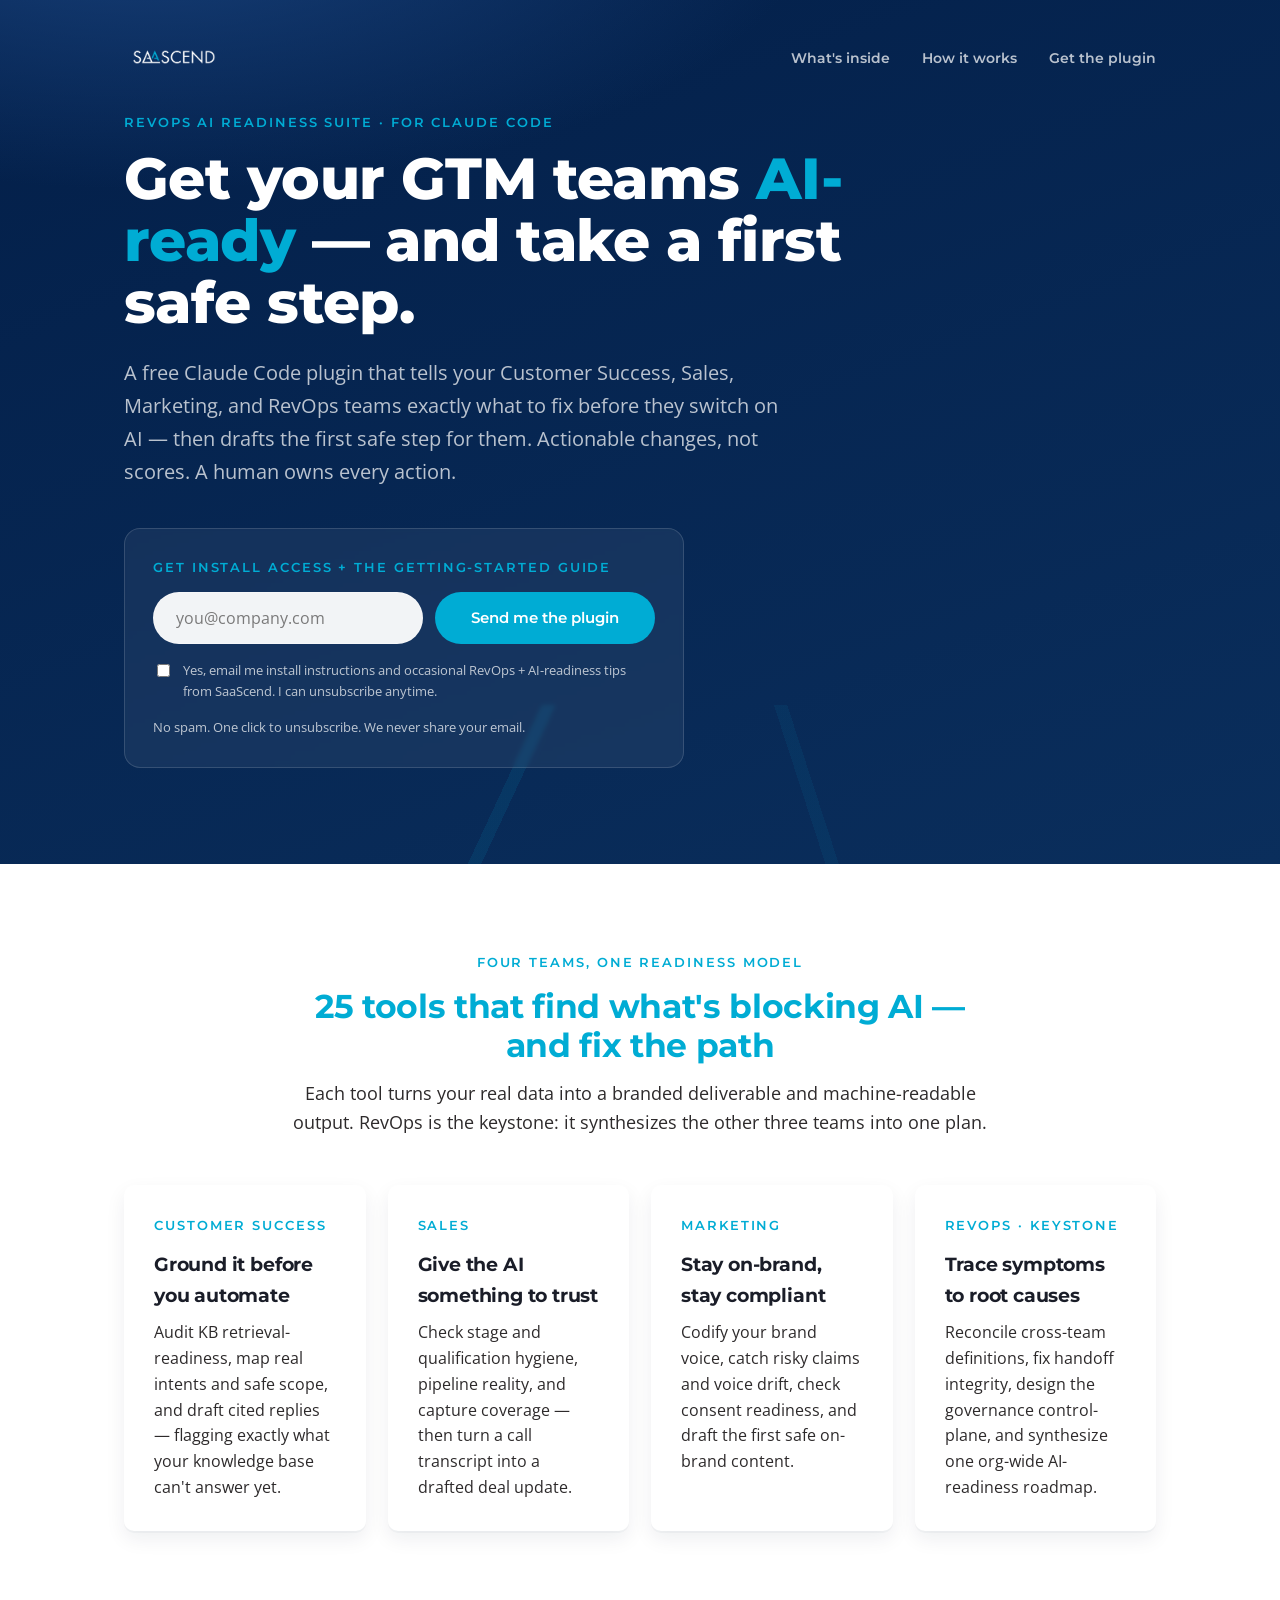
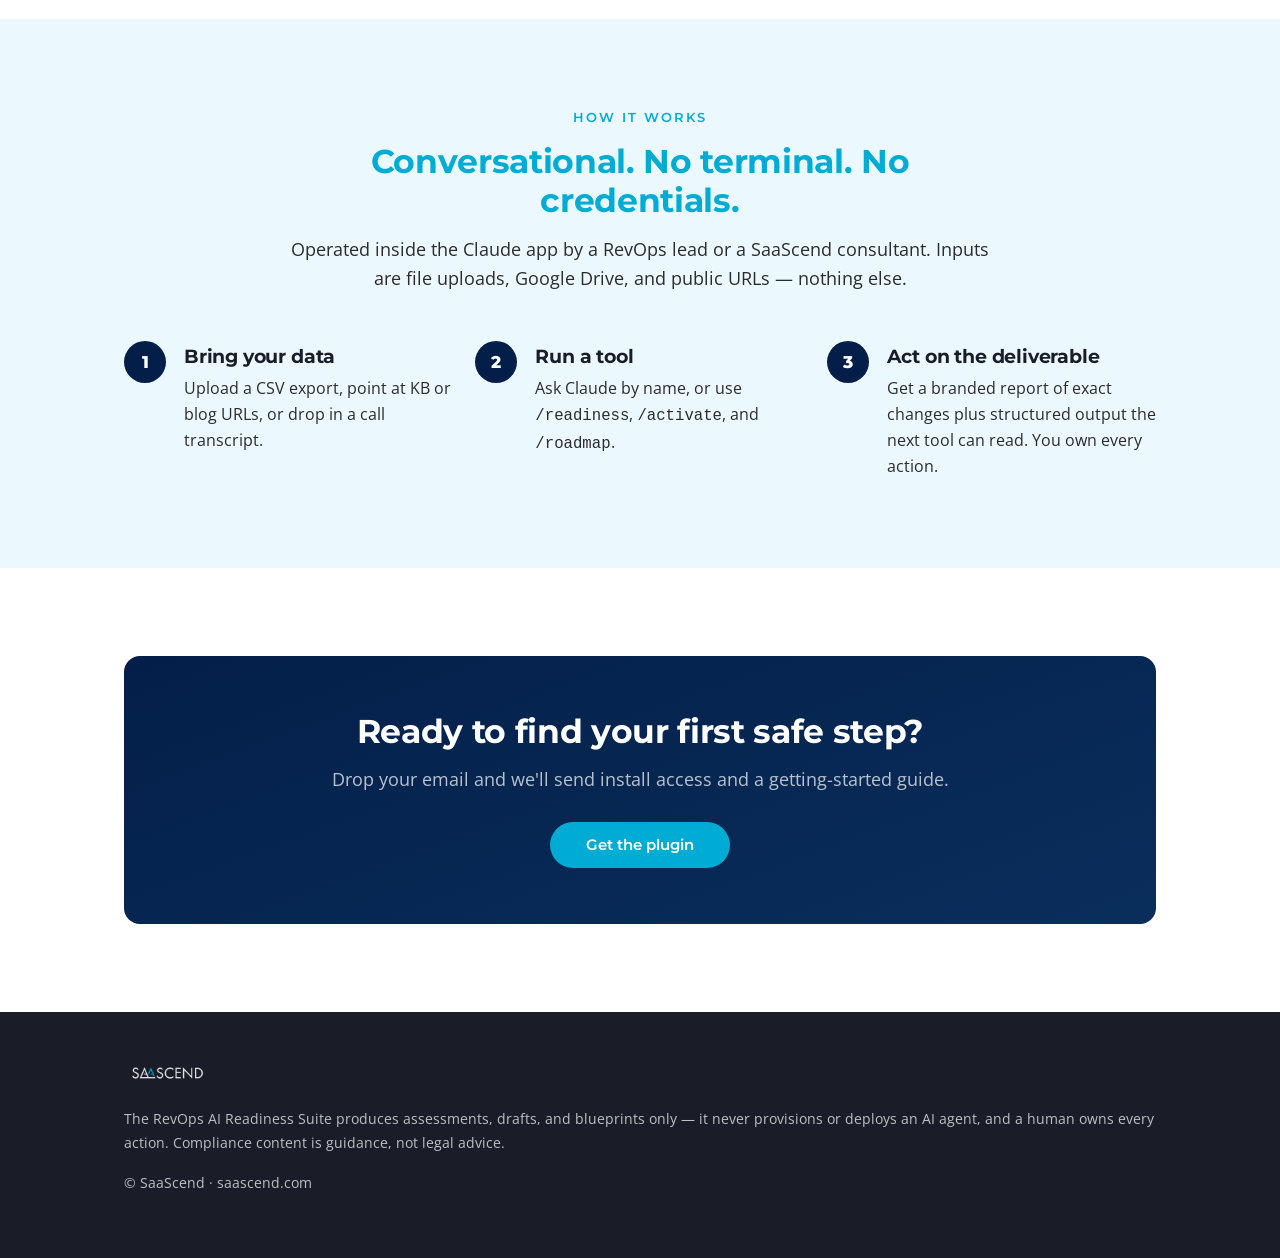
<file: site/index.html>
<!doctype html>
<html lang="en">
<head>
  <meta charset="utf-8" />
  <meta name="viewport" content="width=device-width, initial-scale=1" />
  <title>RevOps AI Readiness Suite — SaaScend</title>
  <meta name="description" content="Get your go-to-market teams AI-ready and take a first safe step into AI. A free Claude Code plugin from SaaScend across Customer Success, Sales, Marketing, and RevOps." />
  <link rel="preconnect" href="https://fonts.googleapis.com" />
  <link rel="preconnect" href="https://fonts.gstatic.com" crossorigin />
  <link href="https://fonts.googleapis.com/css2?family=Montserrat:wght@500;600;700;800&family=Open+Sans:ital,wght@0,400;0,600;1,400&display=swap" rel="stylesheet" />
  <link rel="stylesheet" href="styles.css" />
</head>
<body>

  <!-- ============================ HERO + OPT-IN ============================ -->
  <header class="hero">
    <div class="wrap">
      <nav class="nav">
        <img class="nav__logo" src="assets/SaaScend_FullLogo_white_text.png" alt="SaaScend" />
        <div class="nav__links">
          <a href="#inside">What's inside</a>
          <a href="#how">How it works</a>
          <a href="#get">Get the plugin</a>
        </div>
      </nav>

      <div class="hero__inner">
        <div class="eyebrow">RevOps AI Readiness Suite · for Claude Code</div>
        <h1>Get your GTM teams <span class="accent">AI-ready</span> — and take a first safe step.</h1>
        <p class="hero__sub">
          A free Claude Code plugin that tells your Customer Success, Sales, Marketing, and
          RevOps teams exactly what to fix before they switch on AI — then drafts the first safe
          step for them. Actionable changes, not scores. A human owns every action.
        </p>

        <!-- Email opt-in. Replace the form action with your provider's endpoint (see site/README.md).
             The hidden _next field sends successful submissions to the thank-you page.
             Until a real endpoint is set, a small script below redirects to the thank-you page so
             the flow works out of the box. -->
        <div class="optin" id="get">
          <form class="optin__card" id="optin-form"
                action="https://formspree.io/f/REPLACE_WITH_YOUR_FORM_ID"
                method="POST">
            <input type="hidden" name="_next" value="thank-you.html" />
            <input type="hidden" name="_subject" value="New RevOps AI Readiness Suite opt-in" />
            <label class="eyebrow" for="email" style="display:block">Get install access + the getting-started guide</label>
            <div class="optin__row">
              <input type="email" id="email" name="email" required
                     placeholder="you@company.com" autocomplete="email" />
              <button class="btn btn--cyan" type="submit">Send me the plugin</button>
            </div>
            <label class="optin__consent">
              <input type="checkbox" name="consent" required />
              <span>Yes, email me install instructions and occasional RevOps + AI-readiness tips from SaaScend. I can unsubscribe anytime.</span>
            </label>
            <p class="optin__note">No spam. One click to unsubscribe. We never share your email.</p>
          </form>
        </div>
      </div>
    </div>
  </header>

  <!-- ============================ WHAT'S INSIDE ============================ -->
  <section class="section" id="inside">
    <div class="wrap">
      <div class="section__head">
        <div class="eyebrow" style="justify-content:center">Four teams, one readiness model</div>
        <h2>25 tools that find what's blocking AI — and fix the path</h2>
        <p>Each tool turns your real data into a branded deliverable and machine-readable output.
           RevOps is the keystone: it synthesizes the other three teams into one plan.</p>
      </div>
      <div class="grid grid--4">
        <div class="card">
          <div class="eyebrow">Customer Success</div>
          <h3>Ground it before you automate</h3>
          <p>Audit KB retrieval-readiness, map real intents and safe scope, and draft cited replies — flagging exactly what your knowledge base can't answer yet.</p>
        </div>
        <div class="card">
          <div class="eyebrow">Sales</div>
          <h3>Give the AI something to trust</h3>
          <p>Check stage and qualification hygiene, pipeline reality, and capture coverage — then turn a call transcript into a drafted deal update.</p>
        </div>
        <div class="card">
          <div class="eyebrow">Marketing</div>
          <h3>Stay on-brand, stay compliant</h3>
          <p>Codify your brand voice, catch risky claims and voice drift, check consent readiness, and draft the first safe on-brand content.</p>
        </div>
        <div class="card">
          <div class="eyebrow">RevOps · keystone</div>
          <h3>Trace symptoms to root causes</h3>
          <p>Reconcile cross-team definitions, fix handoff integrity, design the governance control-plane, and synthesize one org-wide AI-readiness roadmap.</p>
        </div>
      </div>
    </div>
  </section>

  <!-- ============================ HOW IT WORKS ============================ -->
  <section class="section section--ice" id="how">
    <div class="wrap">
      <div class="section__head">
        <div class="eyebrow" style="justify-content:center">How it works</div>
        <h2>Conversational. No terminal. No credentials.</h2>
        <p>Operated inside the Claude app by a RevOps lead or a SaaScend consultant. Inputs are
           file uploads, Google Drive, and public URLs — nothing else.</p>
      </div>
      <div class="grid grid--3">
        <div class="step">
          <div class="step__num">1</div>
          <div>
            <h3>Bring your data</h3>
            <p>Upload a CSV export, point at KB or blog URLs, or drop in a call transcript.</p>
          </div>
        </div>
        <div class="step">
          <div class="step__num">2</div>
          <div>
            <h3>Run a tool</h3>
            <p>Ask Claude by name, or use <code>/readiness</code>, <code>/activate</code>, and <code>/roadmap</code>.</p>
          </div>
        </div>
        <div class="step">
          <div class="step__num">3</div>
          <div>
            <h3>Act on the deliverable</h3>
            <p>Get a branded report of exact changes plus structured output the next tool can read. You own every action.</p>
          </div>
        </div>
      </div>
    </div>
  </section>

  <!-- ============================ CTA ============================ -->
  <section class="section">
    <div class="wrap">
      <div class="cta">
        <h2>Ready to find your first safe step?</h2>
        <p>Drop your email and we'll send install access and a getting-started guide.</p>
        <a class="btn btn--cyan" href="#get">Get the plugin</a>
      </div>
    </div>
  </section>

  <!-- ============================ FOOTER ============================ -->
  <footer class="footer">
    <div class="wrap">
      <img class="footer__logo" src="assets/SaaScend_FullLogo_white_text.png" alt="SaaScend" />
      <p>The RevOps AI Readiness Suite produces assessments, drafts, and blueprints only — it never
         provisions or deploys an AI agent, and a human owns every action. Compliance content is
         guidance, not legal advice.</p>
      <p>© SaaScend · <a href="https://www.saascend.com">saascend.com</a></p>
    </div>
  </footer>

  <script>
    // Demo fallback: until a real form endpoint is configured, just route to the
    // thank-you page on submit so the opt-in flow works end to end.
    (function () {
      var form = document.getElementById('optin-form');
      if (!form) return;
      form.addEventListener('submit', function (e) {
        if (form.getAttribute('action').indexOf('REPLACE_WITH_YOUR_FORM_ID') !== -1) {
          e.preventDefault();
          window.location.href = 'thank-you.html';
        }
      });
    })();
  </script>
</body>
</html>
</file>
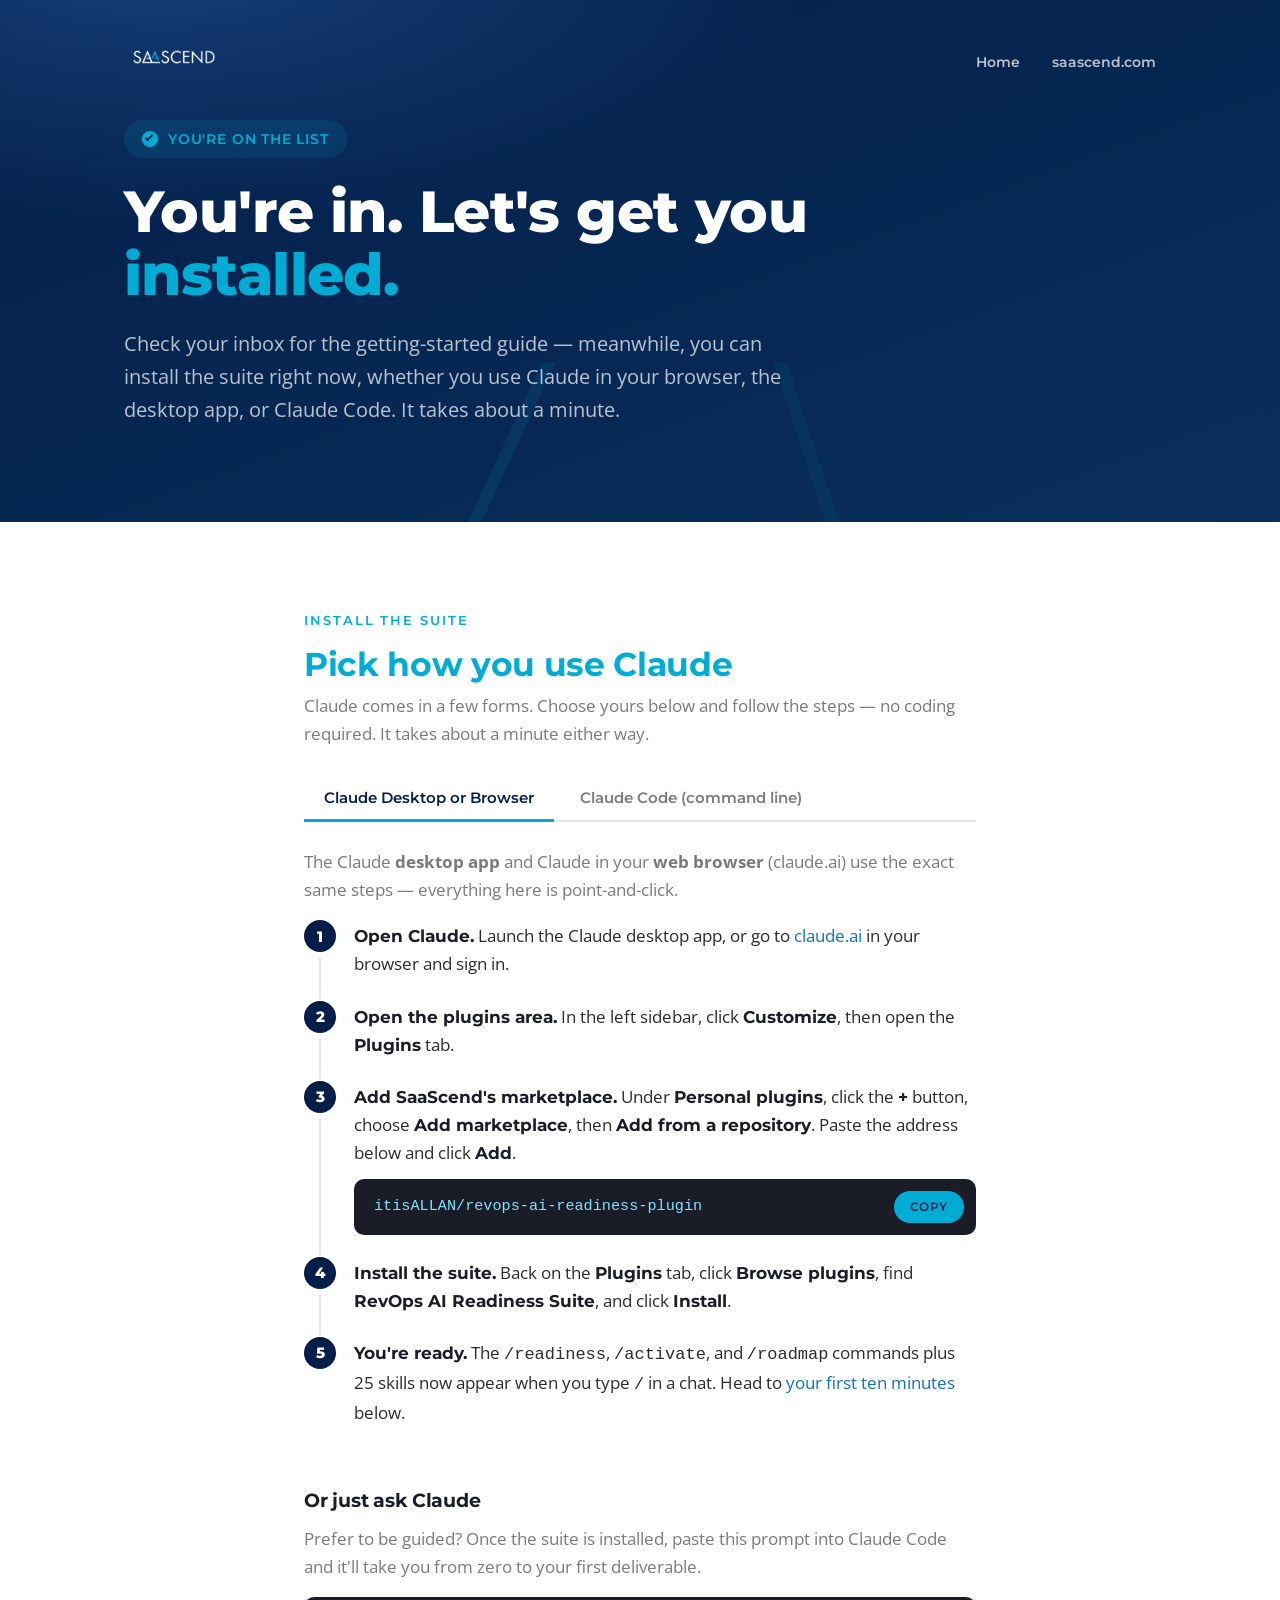
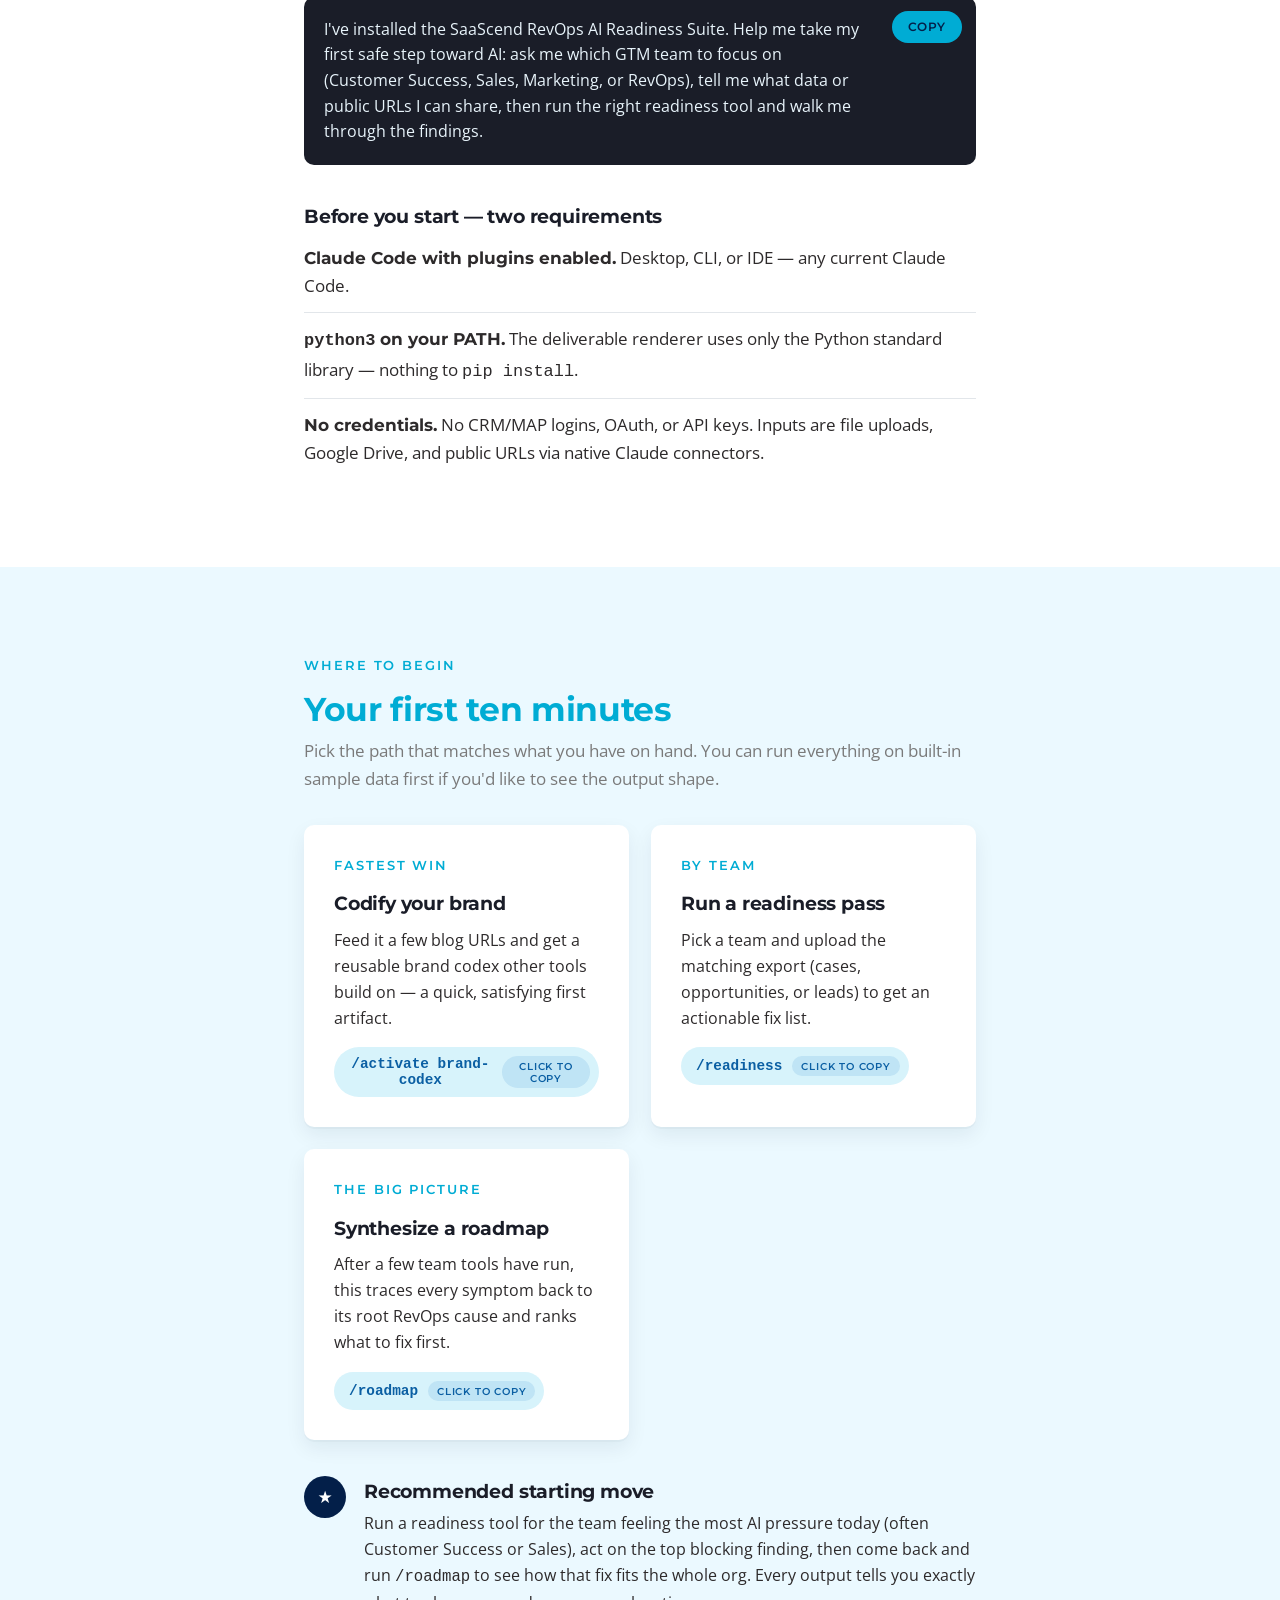
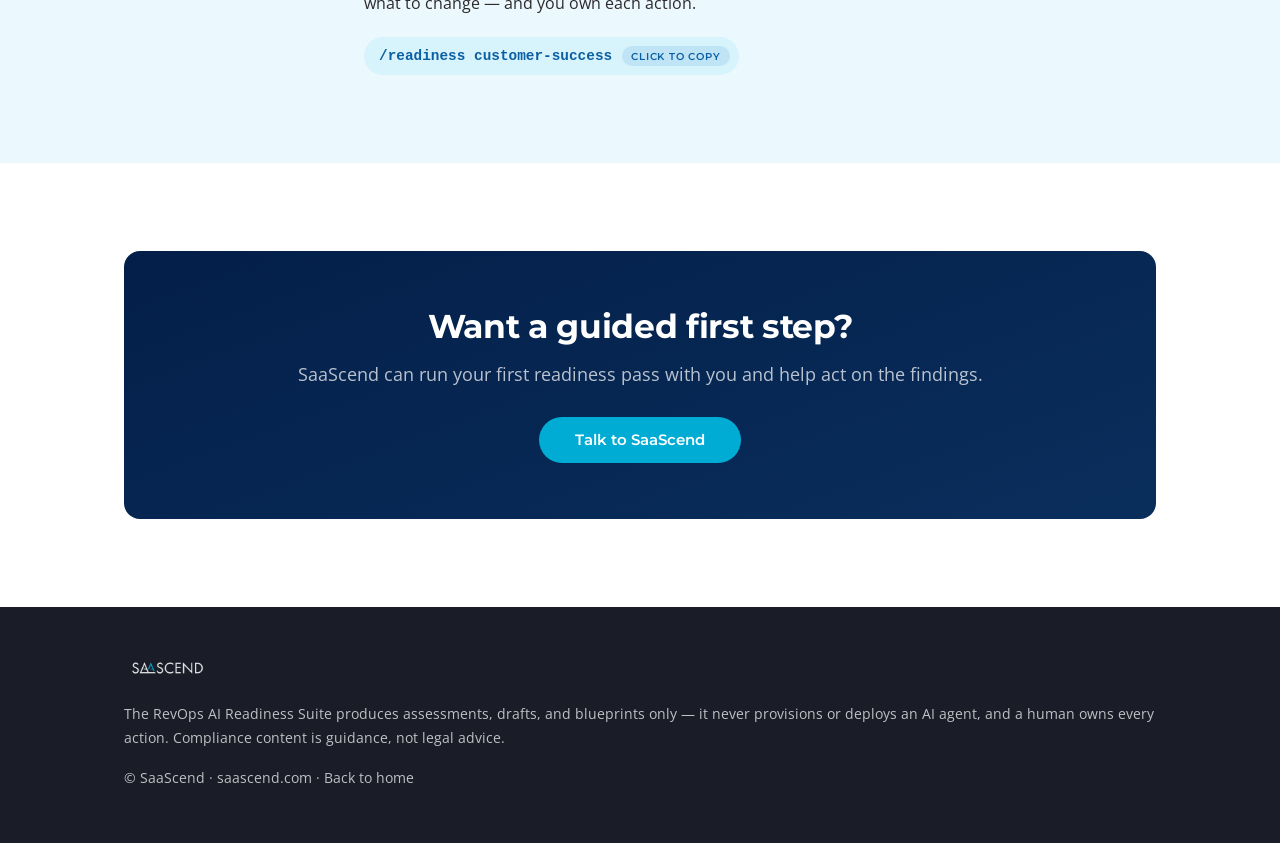
<file: site/thank-you.html>
<!doctype html>
<html lang="en">
<head>
  <meta charset="utf-8" />
  <meta name="viewport" content="width=device-width, initial-scale=1" />
  <title>You're in — install the RevOps AI Readiness Suite · SaaScend</title>
  <meta name="description" content="Thanks for opting in. Install the RevOps AI Readiness Suite in Claude Code and run your first tool." />
  <meta name="robots" content="noindex" />
  <link rel="preconnect" href="https://fonts.googleapis.com" />
  <link rel="preconnect" href="https://fonts.gstatic.com" crossorigin />
  <link href="https://fonts.googleapis.com/css2?family=Montserrat:wght@500;600;700;800&family=Open+Sans:ital,wght@0,400;0,600;1,400&display=swap" rel="stylesheet" />
  <link rel="stylesheet" href="styles.css" />
</head>
<body>

  <!-- ============================ HERO ============================ -->
  <header class="hero">
    <div class="wrap">
      <nav class="nav">
        <a href="index.html"><img class="nav__logo" src="assets/SaaScend_FullLogo_white_text.png" alt="SaaScend" /></a>
        <div class="nav__links">
          <a href="index.html">Home</a>
          <a href="https://www.saascend.com">saascend.com</a>
        </div>
      </nav>
      <div class="hero__inner">
        <div class="confirm-badge"><span class="check"></span> You're on the list</div>
        <h1>You're in. Let's get you <span class="accent">installed.</span></h1>
        <p class="hero__sub">
          Check your inbox for the getting-started guide — meanwhile, you can install the suite
          right now, whether you use Claude in your browser, the desktop app, or Claude Code.
          It takes about a minute.
        </p>
      </div>
    </div>
  </header>

  <!-- ============================ INSTALL STEPS ============================ -->
  <section class="section">
    <div class="wrap narrow">
      <div class="eyebrow">Install the suite</div>
      <h2>Pick how you use Claude</h2>
      <p class="muted" style="margin-top:8px">Claude comes in a few forms. Choose yours below and follow the steps — no coding required. It takes about a minute either way.</p>

      <div class="tabs" role="tablist" aria-label="Choose your version of Claude">
        <button class="tab-btn is-active" type="button" role="tab" data-tab="point">Claude Desktop or Browser</button>
        <button class="tab-btn" type="button" role="tab" data-tab="cli">Claude Code (command line)</button>
      </div>

      <!-- Point-and-click: Claude Desktop app + claude.ai in the browser -->
      <div class="tab-panel is-active" data-panel="point" role="tabpanel">
        <p class="muted" style="margin-top:0">The Claude <b>desktop app</b> and Claude in your <b>web browser</b> (claude.ai) use the exact same steps — everything here is point-and-click.</p>
        <ol class="steps-list">
          <li><b>Open Claude.</b> Launch the Claude desktop app, or go to <a href="https://claude.ai" target="_blank" rel="noopener">claude.ai</a> in your browser and sign in.</li>
          <li><b>Open the plugins area.</b> In the left sidebar, click <b>Customize</b>, then open the <b>Plugins</b> tab.</li>
          <li><b>Add SaaScend's marketplace.</b> Under <b>Personal plugins</b>, click the <b>+</b> button, choose <b>Add marketplace</b>, then <b>Add from a repository</b>. Paste the address below and click <b>Add</b>.
            <div class="copy">
              <span class="copy__cmd"><span class="cmd">itisALLAN/revops-ai-readiness-plugin</span></span>
              <button class="copy__btn" type="button" data-copy="itisALLAN/revops-ai-readiness-plugin">Copy</button>
            </div>
          </li>
          <li><b>Install the suite.</b> Back on the <b>Plugins</b> tab, click <b>Browse plugins</b>, find <b>RevOps AI Readiness Suite</b>, and click <b>Install</b>.</li>
          <li><b>You're ready.</b> The <code>/readiness</code>, <code>/activate</code>, and <code>/roadmap</code> commands plus 25 skills now appear when you type <code>/</code> in a chat. Head to <a href="#begin">your first ten minutes</a> below.</li>
        </ol>
      </div>

      <!-- Command line: Claude Code in terminal / IDE / app -->
      <div class="tab-panel" data-panel="cli" role="tabpanel">
        <p class="muted" style="margin-top:0">Using <b>Claude Code</b> in your terminal, IDE, or the Claude Code app? Copy each command and paste it into the prompt, one at a time.</p>
        <ol class="steps-list">
          <li><b>Add the SaaScend marketplace.</b> Claude Code will ask you to confirm you trust the source — choose <b>yes</b>.
            <div class="copy">
              <span class="copy__cmd"><span class="cmd">/plugin marketplace add itisALLAN/revops-ai-readiness-plugin</span></span>
              <button class="copy__btn" type="button" data-copy="/plugin marketplace add itisALLAN/revops-ai-readiness-plugin">Copy</button>
            </div>
          </li>
          <li><b>Install the suite.</b>
            <div class="copy">
              <span class="copy__cmd"><span class="cmd">/plugin install revops-ai-readiness-suite@saascend</span></span>
              <button class="copy__btn" type="button" data-copy="/plugin install revops-ai-readiness-suite@saascend">Copy</button>
            </div>
          </li>
          <li><b>Switch it on.</b> Run <code>/reload-plugins</code> (or just restart Claude Code) to activate the suite.
            <div class="copy">
              <span class="copy__cmd"><span class="cmd">/reload-plugins</span></span>
              <button class="copy__btn" type="button" data-copy="/reload-plugins">Copy</button>
            </div>
          </li>
          <li><b>You're ready.</b> Type <code>/readiness</code> to begin — or jump to <a href="#begin">your first ten minutes</a> below.</li>
        </ol>
        <p class="muted" style="margin-top:6px">Prefer a menu? Run <code>/plugin</code>, open the <b>Discover</b> tab, select <b>RevOps AI Readiness Suite</b>, and install it there.</p>
        <p class="muted" style="margin-top:10px"><b>Don't see the <code>/plugin</code> command?</b> Update Claude Code with <code>npm install -g @anthropic-ai/claude-code@latest</code> (or <code>brew upgrade claude-code</code>), restart it, and try again.</p>
      </div>

      <h3 style="margin-top:36px">Or just ask Claude</h3>
      <p class="muted" style="margin-top:8px">Prefer to be guided? Once the suite is installed, paste this prompt into Claude Code and it'll take you from zero to your first deliverable.</p>
      <div class="copy-block">
        <span>I've installed the SaaScend RevOps AI Readiness Suite. Help me take my first safe step toward AI: ask me which GTM team to focus on (Customer Success, Sales, Marketing, or RevOps), tell me what data or public URLs I can share, then run the right readiness tool and walk me through the findings.</span>
        <button class="copy__btn" type="button" data-copy="I've installed the SaaScend RevOps AI Readiness Suite. Help me take my first safe step toward AI: ask me which GTM team to focus on (Customer Success, Sales, Marketing, or RevOps), tell me what data or public URLs I can share, then run the right readiness tool and walk me through the findings.">Copy</button>
      </div>

      <h3 style="margin-top:36px">Before you start — two requirements</h3>
      <ul class="pill-list">
        <li><b>Claude Code with plugins enabled.</b> Desktop, CLI, or IDE — any current Claude Code.</li>
        <li><b><code>python3</code> on your PATH.</b> The deliverable renderer uses only the Python standard library — nothing to <code>pip install</code>.</li>
        <li><b>No credentials.</b> No CRM/MAP logins, OAuth, or API keys. Inputs are file uploads, Google Drive, and public URLs via native Claude connectors.</li>
      </ul>
    </div>
  </section>

  <!-- ============================ WHERE TO BEGIN ============================ -->
  <section class="section section--ice" id="begin">
    <div class="wrap narrow">
      <div class="eyebrow">Where to begin</div>
      <h2>Your first ten minutes</h2>
      <p class="muted" style="margin-top:8px">Pick the path that matches what you have on hand. You can run everything on built-in sample data first if you'd like to see the output shape.</p>

      <div class="grid grid--3" style="margin-top:32px">
        <div class="card">
          <div class="eyebrow">Fastest win</div>
          <h3>Codify your brand</h3>
          <p>Feed it a few blog URLs and get a reusable brand codex other tools build on — a quick, satisfying first artifact.</p>
          <button class="cmd-chip" type="button" data-copy="/activate brand-codex">/activate brand-codex<span class="cmd-chip__hint">click to copy</span></button>
        </div>
        <div class="card">
          <div class="eyebrow">By team</div>
          <h3>Run a readiness pass</h3>
          <p>Pick a team and upload the matching export (cases, opportunities, or leads) to get an actionable fix list.</p>
          <button class="cmd-chip" type="button" data-copy="/readiness">/readiness<span class="cmd-chip__hint">click to copy</span></button>
        </div>
        <div class="card">
          <div class="eyebrow">The big picture</div>
          <h3>Synthesize a roadmap</h3>
          <p>After a few team tools have run, this traces every symptom back to its root RevOps cause and ranks what to fix first.</p>
          <button class="cmd-chip" type="button" data-copy="/roadmap">/roadmap<span class="cmd-chip__hint">click to copy</span></button>
        </div>
      </div>

      <div class="step" style="margin-top:36px">
        <div class="step__num">★</div>
        <div>
          <h3>Recommended starting move</h3>
          <p style="margin:0 0 4px">Run a readiness tool for the team feeling the most AI pressure today (often Customer Success or Sales), act on the top blocking finding, then come back and run <code>/roadmap</code> to see how that fix fits the whole org. Every output tells you exactly what to change — and you own each action.</p>
          <button class="cmd-chip" type="button" data-copy="/readiness customer-success">/readiness customer-success<span class="cmd-chip__hint">click to copy</span></button>
        </div>
      </div>
    </div>
  </section>

  <!-- ============================ CTA ============================ -->
  <section class="section">
    <div class="wrap">
      <div class="cta">
        <h2>Want a guided first step?</h2>
        <p>SaaScend can run your first readiness pass with you and help act on the findings.</p>
        <a class="btn btn--cyan" href="https://www.saascend.com">Talk to SaaScend</a>
      </div>
    </div>
  </section>

  <!-- ============================ FOOTER ============================ -->
  <footer class="footer">
    <div class="wrap">
      <img class="footer__logo" src="assets/SaaScend_FullLogo_white_text.png" alt="SaaScend" />
      <p>The RevOps AI Readiness Suite produces assessments, drafts, and blueprints only — it never
         provisions or deploys an AI agent, and a human owns every action. Compliance content is
         guidance, not legal advice.</p>
      <p>© SaaScend · <a href="https://www.saascend.com">saascend.com</a> · <a href="index.html">Back to home</a></p>
    </div>
  </footer>

  <script>
    // Install chooser tabs — toggle the active tab button and its matching panel.
    document.addEventListener('click', function (e) {
      var tab = e.target.closest('[data-tab]');
      if (!tab) return;
      var key = tab.getAttribute('data-tab');
      document.querySelectorAll('.tab-btn').forEach(function (b) {
        b.classList.toggle('is-active', b.getAttribute('data-tab') === key);
      });
      document.querySelectorAll('.tab-panel').forEach(function (p) {
        p.classList.toggle('is-active', p.getAttribute('data-panel') === key);
      });
    });
  </script>

  <script>
    // Click-to-copy for any element carrying data-copy (install lines, the
    // starter prompt, and the /command chips). Writes to the clipboard and
    // shows brief "copied" feedback on the button/chip.
    document.addEventListener('click', function (e) {
      var trigger = e.target.closest('[data-copy]');
      if (!trigger) return;
      var text = trigger.getAttribute('data-copy');

      function feedback() {
        var hint = trigger.querySelector('.cmd-chip__hint');
        trigger.classList.add('copied');
        var original = hint ? hint.textContent : trigger.textContent;
        if (hint) { hint.textContent = 'copied!'; }
        else { trigger.textContent = 'Copied!'; }
        setTimeout(function () {
          trigger.classList.remove('copied');
          if (hint) { hint.textContent = original; }
          else { trigger.textContent = original; }
        }, 1600);
      }

      if (navigator.clipboard && navigator.clipboard.writeText) {
        navigator.clipboard.writeText(text).then(feedback, fallback);
      } else {
        fallback();
      }

      function fallback() {
        var ta = document.createElement('textarea');
        ta.value = text;
        ta.style.position = 'fixed';
        ta.style.opacity = '0';
        document.body.appendChild(ta);
        ta.select();
        try { document.execCommand('copy'); } catch (_) {}
        document.body.removeChild(ta);
        feedback();
      }
    });
  </script>
</body>
</html>
</file>
<file: site/styles.css>
/* =====================================================================
 * SaaScend — RevOps AI Readiness Suite landing site
 * Brand tokens mirror shared/brand/colors_and_type.css (the source of truth).
 * Montserrat + Open Sans loaded from Google Fonts in each page <head>.
 * ===================================================================== */

:root {
  --brand-cyan: #00ACD4;
  --brand-cyan-600: #0095B8;
  --brand-cyan-100: #D7F3FB;
  --brand-navy: #031F49;
  --brand-navy-800: #0A2E5C;
  --brand-navy-600: #17407A;
  --brand-blue: #1071C3;
  --brand-blue-600: #0B5FA3;
  --ink-900: #1A1D28;
  --ink-800: #2D2A2B;
  --ink-500: #7A7A7A;
  --ink-200: #E2E6EA;
  --ink-100: #F5F8FA;
  --ink-0: #FFFFFF;
  --surface-ice: #EBF9FF;

  --fg: var(--ink-800);
  --fg-strong: var(--ink-900);
  --fg-muted: var(--ink-500);
  --fg-on-dark: var(--ink-0);
  --fg-on-dark-muted: rgba(255, 255, 255, 0.72);

  --font-display: 'Montserrat', ui-sans-serif, system-ui, -apple-system, 'Segoe UI', Roboto, sans-serif;
  --font-body: 'Open Sans', ui-sans-serif, system-ui, -apple-system, 'Segoe UI', Roboto, sans-serif;

  --radius-lg: 10px;
  --radius-xl: 16px;
  --radius-pill: 999px;
  --shadow-card: 0 2px 0 rgba(10, 30, 60, 0.03), 0 8px 20px rgba(10, 30, 60, 0.07);
  --shadow-lg: 0 18px 48px rgba(10, 30, 60, 0.12);
  --ease-out: cubic-bezier(0.2, 0.7, 0.2, 1);
}

*, *::before, *::after { box-sizing: border-box; }
html { scroll-behavior: smooth; }
body {
  margin: 0;
  font-family: var(--font-body);
  font-size: 17px;
  line-height: 1.65;
  color: var(--fg);
  background: var(--ink-0);
  -webkit-font-smoothing: antialiased;
}

.wrap { max-width: 1080px; margin: 0 auto; padding: 0 24px; }
.narrow { max-width: 720px; }

/* ---- Type --------------------------------------------------------------- */
h1, h2, h3 { font-family: var(--font-display); color: var(--fg-strong); margin: 0; letter-spacing: -0.01em; }
h1 { font-weight: 800; font-size: clamp(2.2rem, 4.6vw, 3.6rem); line-height: 1.08; }
h2 { font-weight: 700; font-size: clamp(1.6rem, 2.6vw, 2.4rem); line-height: 1.18; color: var(--brand-cyan); }
h3 { font-weight: 700; font-size: 1.2rem; }
p { margin: 0 0 1rem; }
a { color: var(--brand-blue); text-decoration: none; transition: color 140ms var(--ease-out); }
a:hover { color: var(--brand-cyan); }
.eyebrow {
  font-family: var(--font-display); font-weight: 600; font-size: 0.8rem;
  letter-spacing: 0.15em; text-transform: uppercase; color: var(--brand-cyan); margin-bottom: 14px;
}
.lead { font-size: 1.2rem; color: var(--fg); }
.muted { color: var(--fg-muted); }

/* ---- Buttons ------------------------------------------------------------ */
.btn {
  display: inline-block; font-family: var(--font-display); font-weight: 600; font-size: 0.95rem;
  padding: 14px 36px; border-radius: var(--radius-pill); border: 0; cursor: pointer;
  background: var(--brand-blue); color: #fff; transition: background 140ms var(--ease-out);
  text-align: center; line-height: 1.2;
}
.btn:hover { background: var(--brand-blue-600); color: #fff; }
.btn--cyan { background: var(--brand-cyan); }
.btn--cyan:hover { background: var(--brand-cyan-600); }
.btn--ghost { background: transparent; color: #fff; border: 1.5px solid rgba(255,255,255,0.5); padding: 12px 32px; }
.btn--ghost:hover { background: rgba(255,255,255,0.1); color: #fff; border-color: #fff; }

/* ---- Hero (navy) -------------------------------------------------------- */
.hero {
  background:
    radial-gradient(1100px 460px at 12% -10%, var(--brand-navy-600) 0%, transparent 60%),
    linear-gradient(160deg, var(--brand-navy) 0%, var(--brand-navy-800) 100%);
  color: var(--fg-on-dark); position: relative; overflow: hidden;
  padding: 28px 0 96px;
}
.hero::after {
  content: ""; position: absolute; left: 0; right: 0; bottom: -1px; height: 160px;
  background: linear-gradient(115deg, transparent 0 40%, rgba(0,172,212,0.10) 40% 41%, transparent 41%),
              linear-gradient(72deg, transparent 0 62%, rgba(0,172,212,0.07) 62% 63%, transparent 63%);
  pointer-events: none;
}
.nav { display: flex; align-items: center; justify-content: space-between; padding: 14px 0 40px; position: relative; z-index: 2; }
.nav__logo { height: 30px; }
.nav__links a { color: var(--fg-on-dark-muted); font-family: var(--font-display); font-weight: 600; font-size: 0.9rem; margin-left: 28px; }
.nav__links a:hover { color: #fff; }
.hero__inner { position: relative; z-index: 2; max-width: 760px; }
.hero h1 { color: #fff; }
.hero__sub { font-size: 1.25rem; color: var(--fg-on-dark-muted); margin: 22px 0 0; max-width: 60ch; }
.hero h1 .accent { color: var(--brand-cyan); }

/* ---- Opt-in form -------------------------------------------------------- */
.optin { margin-top: 40px; }
.optin__card {
  background: rgba(255,255,255,0.06); border: 1px solid rgba(255,255,255,0.14);
  border-radius: var(--radius-xl); padding: 28px; max-width: 560px; backdrop-filter: blur(2px);
}
.optin__row { display: flex; gap: 12px; flex-wrap: wrap; }
.optin input[type=email] {
  flex: 1 1 260px; font-family: var(--font-body); font-size: 1rem; padding: 14px 22px;
  border-radius: var(--radius-pill); border: 1px solid rgba(255,255,255,0.25);
  background: rgba(255,255,255,0.95); color: var(--ink-900);
}
.optin input[type=email]::placeholder { color: var(--ink-500); }
.optin input[type=email]:focus { outline: 2px solid var(--brand-cyan); outline-offset: 1px; }
.optin__note { font-size: 0.82rem; color: var(--fg-on-dark-muted); margin: 14px 0 0; }
.optin__consent { display: flex; gap: 10px; align-items: flex-start; margin-top: 16px; font-size: 0.82rem; color: var(--fg-on-dark-muted); }
.optin__consent input { margin-top: 4px; }

/* ---- Sections ----------------------------------------------------------- */
.section { padding: 88px 0; }
.section--ice { background: var(--surface-ice); }
.section__head { max-width: 720px; margin: 0 auto 48px; text-align: center; }
.section__head p { font-size: 1.1rem; color: var(--fg); margin-top: 14px; }

.grid { display: grid; gap: 22px; }
.grid--4 { grid-template-columns: repeat(auto-fit, minmax(220px, 1fr)); }
.grid--3 { grid-template-columns: repeat(auto-fit, minmax(260px, 1fr)); }

.card {
  background: var(--ink-0); border-radius: var(--radius-lg); box-shadow: var(--shadow-card);
  padding: 30px;
}
.card .eyebrow { margin-bottom: 12px; }
.card h3 { margin-bottom: 8px; }
.card p { font-size: 0.98rem; margin: 0; }

.step { display: flex; gap: 18px; align-items: flex-start; }
.step__num {
  flex: none; width: 42px; height: 42px; border-radius: 50%; background: var(--brand-navy);
  color: #fff; display: grid; place-items: center; font-family: var(--font-display); font-weight: 800;
}
.step h3 { margin-bottom: 4px; }
.step p { font-size: 0.98rem; margin: 0; }

/* ---- Code blocks (thank-you install steps) ------------------------------ */
.code {
  background: var(--ink-900); color: #E8F4FB; border-radius: var(--radius-lg);
  padding: 18px 22px; font-family: ui-monospace, 'SF Mono', Menlo, Consolas, monospace;
  font-size: 0.95rem; line-height: 1.7; overflow-x: auto; position: relative;
}
.code .cmt { color: #7FA8C9; }
.code .cmd { color: #7FE3FF; }

.pill-list { list-style: none; padding: 0; margin: 0; }
.pill-list li { padding: 12px 0; border-bottom: 1px solid var(--ink-200); }
.pill-list li:last-child { border-bottom: 0; }
.pill-list b { font-family: var(--font-display); }

/* ---- CTA band ----------------------------------------------------------- */
.cta {
  background: linear-gradient(160deg, var(--brand-navy) 0%, var(--brand-navy-800) 100%);
  color: var(--fg-on-dark); border-radius: var(--radius-xl); padding: 56px; text-align: center;
}
.cta h2 { color: #fff; }
.cta p { color: var(--fg-on-dark-muted); font-size: 1.1rem; margin: 14px 0 28px; }

/* ---- Thank-you specifics ------------------------------------------------ */
.confirm-badge {
  display: inline-flex; align-items: center; gap: 10px; font-family: var(--font-display);
  font-weight: 600; font-size: 0.85rem; letter-spacing: 0.06em; text-transform: uppercase;
  color: var(--brand-cyan); background: rgba(0,172,212,0.12); padding: 8px 18px; border-radius: var(--radius-pill);
  margin-bottom: 22px;
}
.check { width: 16px; height: 16px; border-radius: 50%; background: var(--brand-cyan); position: relative; }
.check::after { content: ""; position: absolute; left: 5px; top: 2px; width: 4px; height: 8px; border: solid #031F49; border-width: 0 2px 2px 0; transform: rotate(45deg); }

/* ---- Footer ------------------------------------------------------------- */
.footer { background: var(--ink-900); color: var(--fg-on-dark-muted); padding: 48px 0; font-size: 0.9rem; }
.footer__logo { height: 26px; opacity: 0.9; margin-bottom: 14px; }
.footer a { color: var(--fg-on-dark-muted); }
.footer a:hover { color: var(--brand-cyan); }

/* ---- Click-to-copy ------------------------------------------------------ */
.copy-label { font-family: var(--font-display); font-weight: 600; font-size: 0.8rem; letter-spacing: 0.06em; text-transform: uppercase; color: var(--fg-muted); margin: 18px 0 8px; }
.copy {
  display: flex; align-items: center; gap: 12px; justify-content: space-between;
  background: var(--ink-900); border-radius: var(--radius-lg);
  padding: 12px 12px 12px 20px; margin: 0;
}
.copy__cmd { color: #E8F4FB; overflow-x: auto; white-space: pre; font-family: ui-monospace, 'SF Mono', Menlo, Consolas, monospace; font-size: 0.95rem; }
.copy__cmd .cmd { color: #7FE3FF; }
.copy__btn {
  flex: none; font-family: var(--font-display); font-weight: 600; font-size: 0.72rem;
  letter-spacing: 0.05em; text-transform: uppercase; cursor: pointer;
  background: var(--brand-cyan); color: #031F49; border: 0; border-radius: var(--radius-pill);
  padding: 9px 16px; transition: background 140ms var(--ease-out), color 140ms;
}
.copy__btn:hover { background: #fff; }
.copy__btn.copied { background: #2EA66A; color: #fff; }

/* multi-line copyable prompt */
.copy-block {
  position: relative; background: var(--ink-900); color: #E8F4FB; border-radius: var(--radius-lg);
  padding: 20px 116px 20px 20px; margin: 0;
  font-family: var(--font-body); font-size: 1rem; line-height: 1.6;
}
.copy-block .copy__btn { position: absolute; top: 14px; right: 14px; }

/* inline /command chip — click to copy */
.cmd-chip {
  display: inline-flex; align-items: center; gap: 10px; cursor: pointer; margin-top: 16px;
  font-family: ui-monospace, 'SF Mono', Menlo, Consolas, monospace; font-size: 0.9rem; font-weight: 600;
  background: var(--brand-cyan-100); color: var(--brand-blue-600);
  padding: 8px 8px 8px 14px; border-radius: var(--radius-pill); border: 1px solid transparent;
  transition: border-color 140ms var(--ease-out), background 140ms;
}
.cmd-chip:hover { border-color: var(--brand-cyan); }
.cmd-chip.copied { background: #DDF3E8; color: #1E7A4B; }
.cmd-chip__hint {
  font-family: var(--font-display); font-size: 0.62rem; letter-spacing: 0.08em; text-transform: uppercase;
  background: rgba(16,113,195,0.12); color: var(--brand-blue-600); padding: 4px 9px; border-radius: var(--radius-pill);
}
.cmd-chip.copied .cmd-chip__hint { background: rgba(30,122,75,0.16); color: #1E7A4B; }

/* ---- Install chooser: tabs + numbered steps (thank-you) ----------------- */
.tabs {
  display: flex; flex-wrap: wrap; gap: 6px; margin: 28px 0 26px;
  border-bottom: 2px solid var(--ink-200);
}
.tab-btn {
  font-family: var(--font-display); font-weight: 600; font-size: 0.95rem; cursor: pointer;
  background: transparent; border: 0; color: var(--fg-muted);
  padding: 12px 20px; border-bottom: 3px solid transparent; margin-bottom: -2px;
  transition: color 140ms var(--ease-out), border-color 140ms var(--ease-out);
}
.tab-btn:hover { color: var(--brand-blue); }
.tab-btn.is-active { color: var(--brand-navy); border-bottom-color: var(--brand-cyan); }

.tab-panel { display: none; }
.tab-panel.is-active { display: block; animation: fade-in 200ms var(--ease-out); }
@keyframes fade-in { from { opacity: 0; transform: translateY(4px); } to { opacity: 1; transform: none; } }

/* numbered vertical stepper */
.steps-list { counter-reset: step; list-style: none; padding: 0; margin: 8px 0 0; }
.steps-list > li { position: relative; padding: 2px 0 22px 50px; margin: 0; }
.steps-list > li::before {
  counter-increment: step; content: counter(step);
  position: absolute; left: 0; top: 0; width: 32px; height: 32px; border-radius: 50%;
  background: var(--brand-navy); color: #fff; font-family: var(--font-display);
  font-weight: 800; font-size: 0.95rem; display: grid; place-items: center;
}
.steps-list > li:not(:last-child)::after {
  content: ""; position: absolute; left: 15px; top: 38px; bottom: 2px; width: 2px; background: var(--ink-200);
}
.steps-list > li b { font-family: var(--font-display); color: var(--fg-strong); }
.steps-list .copy { margin-top: 12px; }

@media (max-width: 620px) {
  .tab-btn { padding: 10px 12px; font-size: 0.88rem; }
  .nav__links { display: none; }
  .cta { padding: 36px 24px; }
  .section { padding: 60px 0; }
}
</file>
